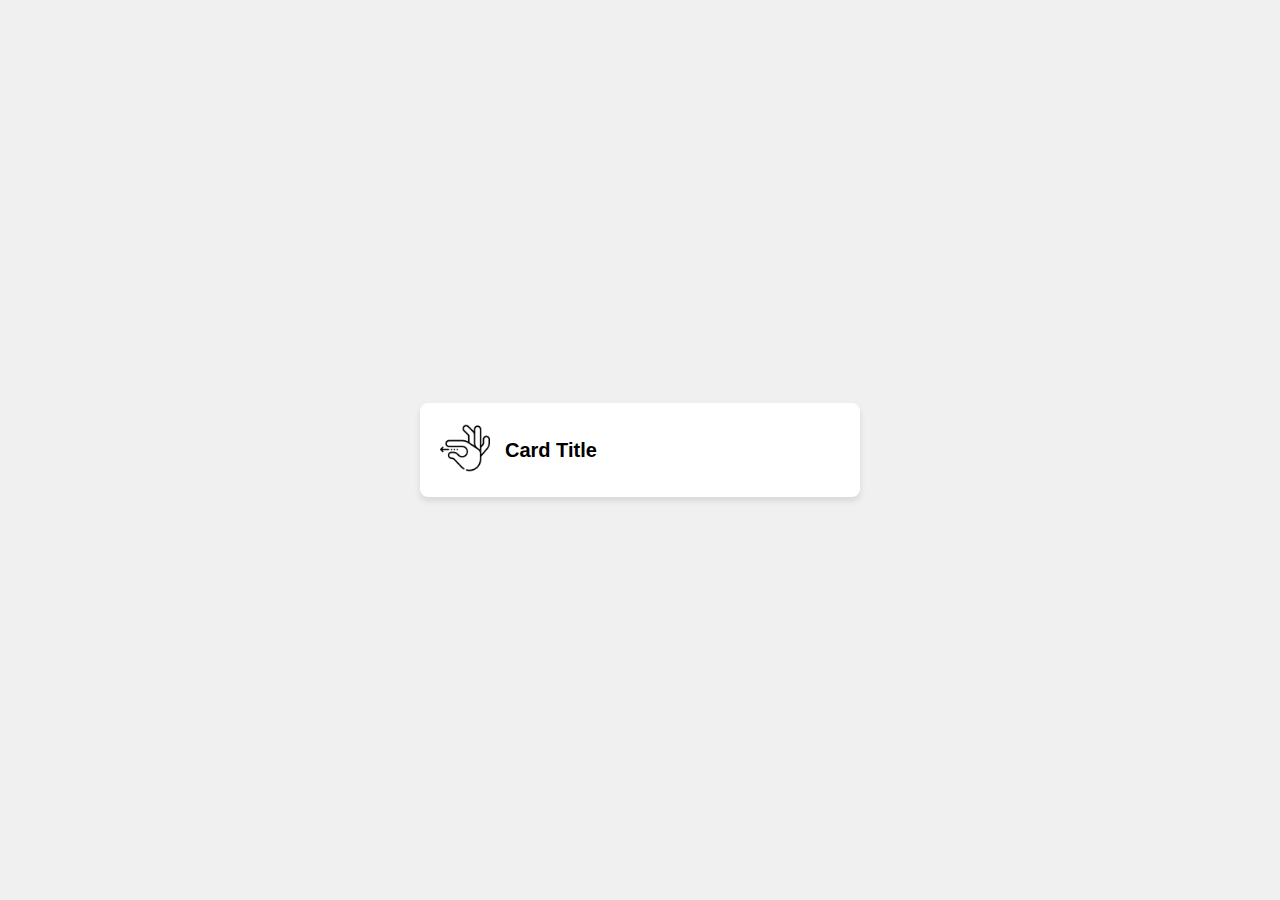
<file: HTML/ReusableCard/index.html>
<!DOCTYPE html>
<html lang="en">
<head>
    <meta charset="UTF-8">
    <meta name="viewport" content="width=device-width, initial-scale=1.0">
    <title>Reusable Card Component</title>
    <link rel="stylesheet" href="style.css">
</head>
<body>

    <div class="card">
        <div class="icon">
            <img src="my-icon.png" alt="Icon">
        </div>
        <div class="content">
            <h3>Card Title</h3>
            <p>
              Some description or content goes here. This is a reusable card component with an icon on the left.
            </p>
        </div>
    </div>

</body>
</html>
</file>
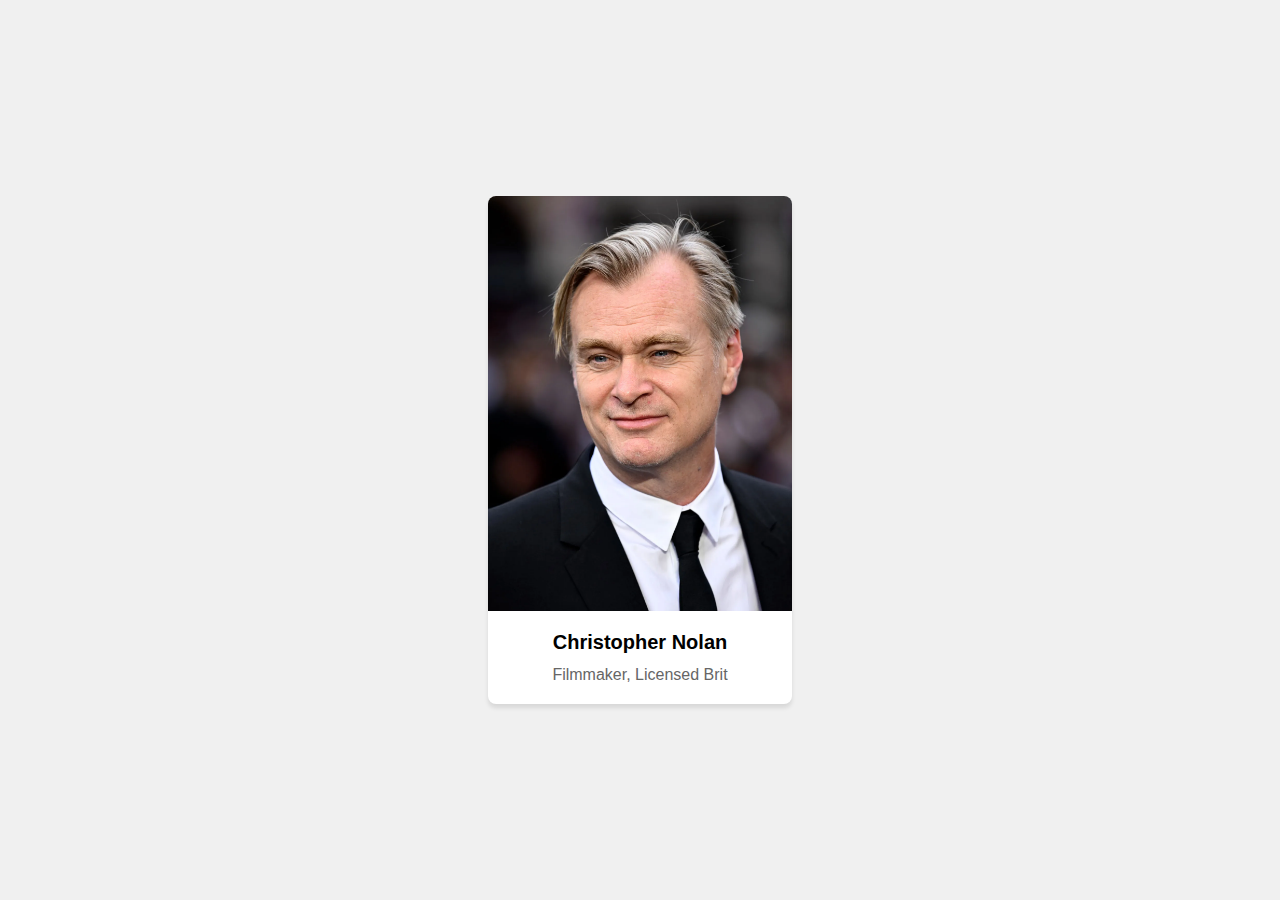
<file: HTML/SideImageCard/index.html>
<!DOCTYPE html>
<html lang="en">
<head>
    <meta charset="UTF-8">
    <meta name="viewport" content="width=device-width, initial-scale=1.0">
    <title>Reusable Card Component</title>
    <link rel="stylesheet" href="style.css">
</head>
<body>

    <div class="card">
        <div class="icon">
            <img src="ChristopherNolan.jpg" alt="Icon">
        </div>
        <div class="content"> 
            <h3>Christopher Nolan</h3>
            <p>Filmmaker, Licensed Brit</p>
        </div>
    </div>

</body>
</html>
</file>
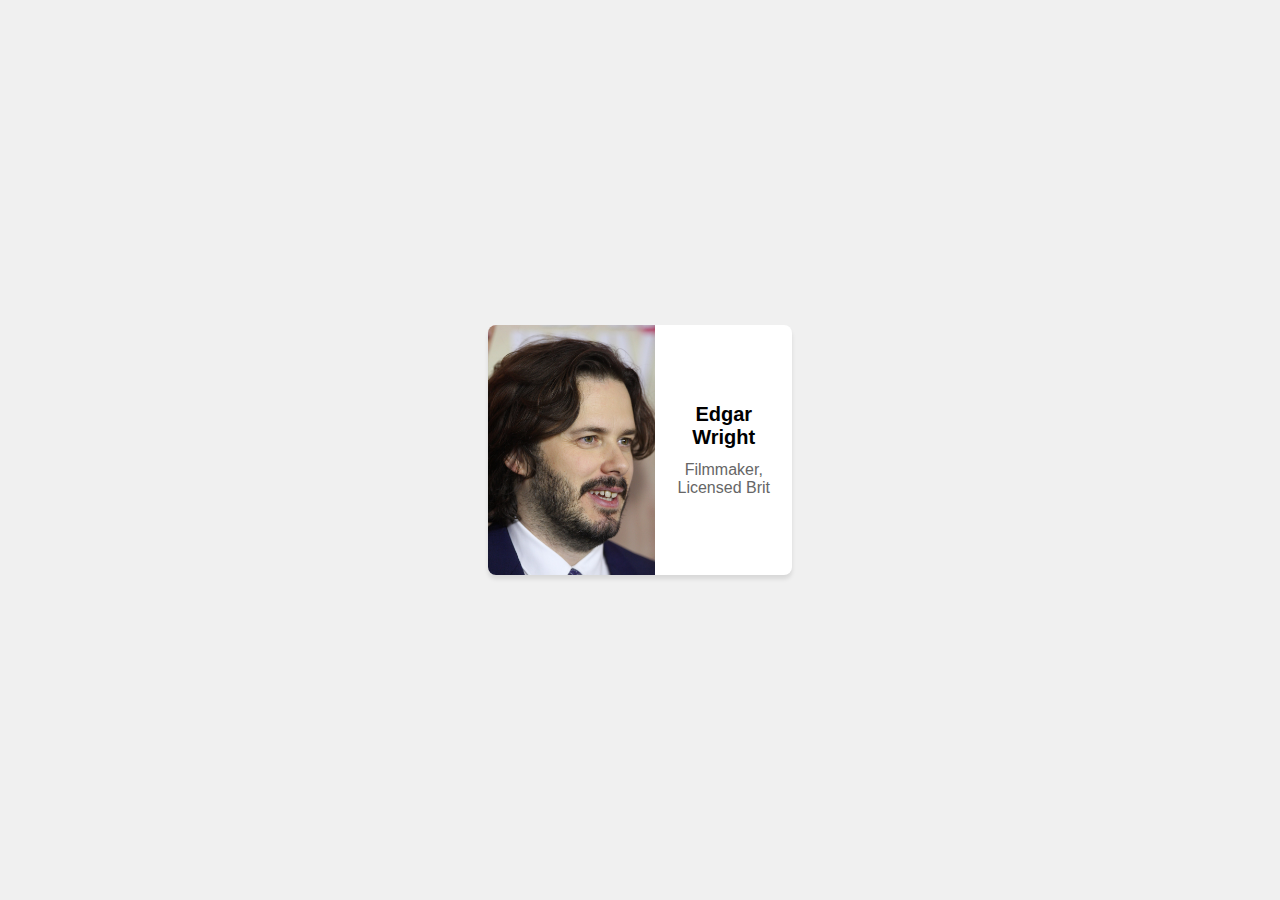
<file: HTML/SideImageCard/ImageOnRight/index.html>
<!DOCTYPE html>
<html lang="en">
<head>
    <meta charset="UTF-8">
    <meta name="viewport" content="width=device-width, initial-scale=1.0">
    <title>Reusable Card Component</title>
    <link rel="stylesheet" href="style.css">
</head>
<body>

    <div class="card">
        <div class="icon">
            <img src="EdgarWright.jpg" alt="Icon">
        </div>
        <div class="content"> 
            <h3>Edgar Wright</h3>
            <p>Filmmaker, Licensed Brit</p>
        </div>
    </div>

</body>
</html>
</file>
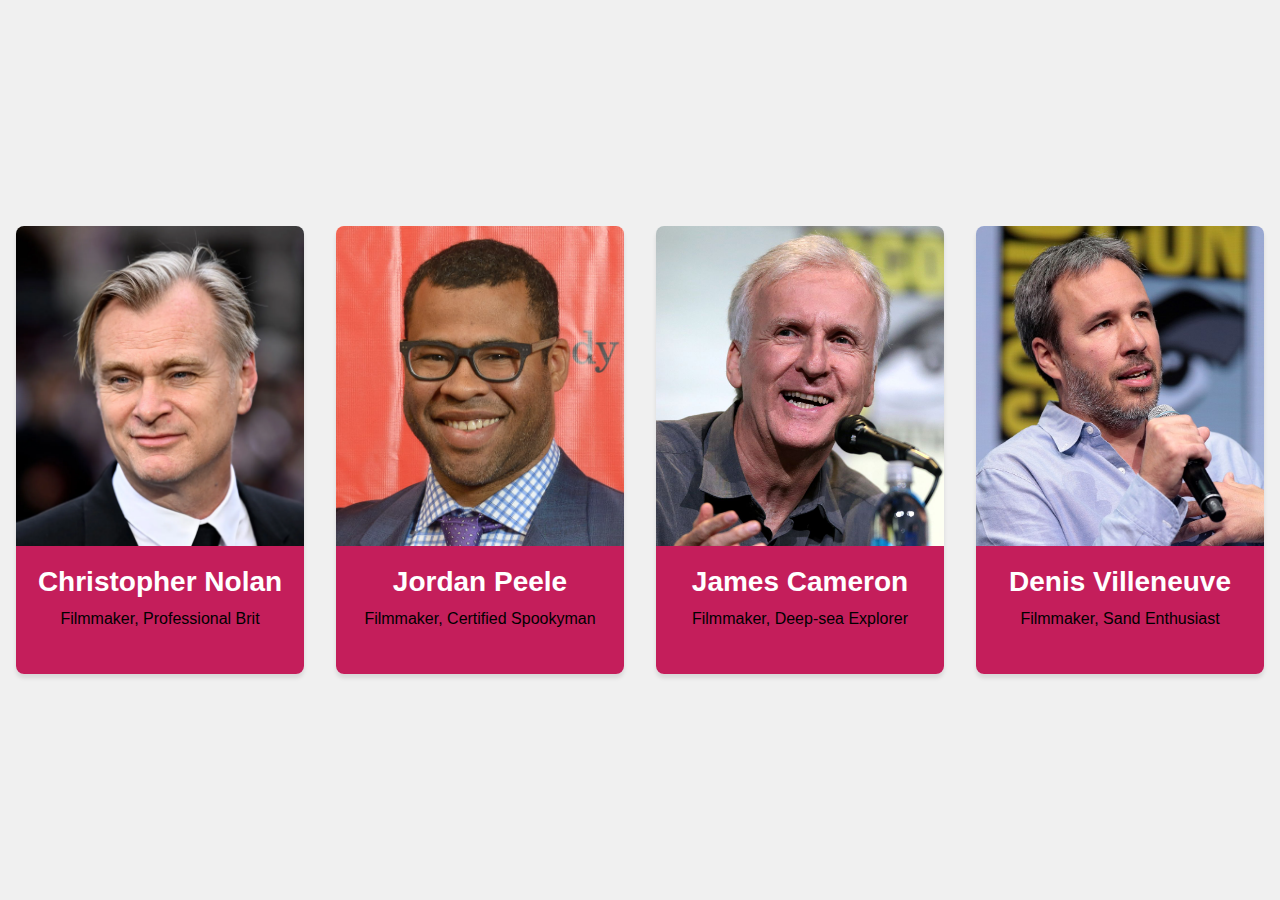
<file: HTML/SideImageCard/ImageOnTop/index.html>
<!DOCTYPE html>
<html lang="en">
  <head>
    <meta charset="utf-8" />
    <meta name="viewport" content="width=device-width, initial-scale=1" />
    <title>Image/Text Card</title>
    <link rel="stylesheet" href="style.css" />
  </head>

  <body>
    <div class="cardGrid">

      <div class="card">
        <div class="image">
          <img src="../../media/ChristopherNolan.jpg" alt="image" />
        </div>
        <div class="content">
          <h3>Christopher Nolan</h3>
          <p>Filmmaker, Professional Brit</p>
        </div>
      </div>

      <div class="card">
        <div class="image">
          <img src="../../media/JordanPeele.jpg" alt="image" />
        </div>
        <div class="content">
          <h3>Jordan Peele</h3>
          <p>Filmmaker, Certified Spookyman</p>
        </div>
      </div>

      <div class="card">
        <div class="image">
          <img src="../../media/JamesCameron.jpg" alt="image" />
        </div>
        <div class="content">
          <h3>James Cameron</h3>
          <p>Filmmaker, Deep-sea Explorer</p>
        </div>
      </div>

      <div class="card">
        <div class="image">
          <img src="../../media/DenisVilleneuve.jpg" alt="image" />
        </div>
        <div class="content">
          <h3>Denis Villeneuve</h3>
          <p>Filmmaker, Sand Enthusiast</p>
        </div>
      </div>

    </div>
  </body>
</html>
</file>
<file: HTML/ReusableCard/style.css>
body {
  font-family: Arial, sans-serif;
  display: flex;
  justify-content: center;
  align-items: center;
  height: 100vh;
  margin: 0;
  background-color: #f0f0f0;
}

.card {
  display: flex;
  align-items: center;
  background-color: white;
  border-radius: 8px;
  box-shadow: 0 4px 6px rgba(0, 0, 0, 0.1);
  padding: 20px;
  max-width: 400px;
  width: 100%;
  transition: transform 0.3s ease;
}

.card:hover {
  transform: translateY(-5px);
}

.icon {
  margin-right: 15px;
}

.icon img {
  width: 50px;
  height: 50px;
}

.content h3 {
  margin: 0;
  font-size: 1.25em;
}

.content p {
  margin: 0;
  font-size: 1em;
  color: #666;
  opacity: 0;
  max-height: 0;
  overflow: hidden;
  transition: opacity 0.3s ease, max-height 0.3s ease;
}

.card:hover .content p {
  opacity: 1;
  max-height: 100px; /* Adjust as needed */
}
</file>
<file: HTML/SideImageCard/style.css>
body {
  font-family: Arial, sans-serif;
  display: flex;
  justify-content: center;
  align-items: center;
  height: 100vh;
  margin: 0;
  background-color: #f0f0f0;
}

.card {
  display: flex;
  flex-direction: column;
  align-items: center;
  background-color: white;
  border-radius: 0.5rem;
  box-shadow: 0 0.25rem 0.25rem rgba(0, 0, 0, 0.1);
  max-width: 19rem; /* Adjust the width if needed */
  width: 100%;
  overflow: hidden; /* Ensure no border around the image */
  transition: transform 0.3s ease;
}

.card:hover {
  transform: translateY(-5px);
}

.icon {
  width: 100%; /* Ensure the image container takes up the full width */
  margin: 0; /* Remove any margin */
}

.icon img {
  width: 100%;
  height: auto;
  display: block; /* Remove any space around the image */
}

.content {
  text-align: center;
  padding: 1.25rem; /* Padding only for the text content */
}

.content h3 {
  margin: 0;
  font-size: 1.25em;
}

.content p {
  margin: 0.75rem 0 0;
  font-size: 1em;
  color: #666;
  opacity: 0;
  max-height: 0;
  overflow: hidden;
  transition: opacity 0.3s ease, max-height 0.3s ease;
}

.content p {
  opacity: 1;
  max-height: 6.25rem;
}
</file>
<file: HTML/SideImageCard/ImageOnRight/style.css>
body {
  font-family: Arial, sans-serif;
  display: flex;
  justify-content: center;
  align-items: center;
  height: 100vh;
  margin: 0;
  background-color: #f0f0f0;
}

.card {
  display: flex;
  flex-direction: row;
  align-items: center;
  background-color: white;
  border-radius: 8px;
  box-shadow: 0 0.25rem 0.25rem rgba(0, 0, 0, 0.1);
  max-width: 19rem; /* Adjust the width if needed */
  width: 100%;
  overflow: hidden; /* Ensure no border around the image */
  transition: transform 0.3s ease;
}

.card:hover {
  transform: translateY(-5px);
}

.icon {
  width: 100%; /* Ensure the image container takes up the full width */
  margin: 0; /* Remove any margin */
}

.icon img {
  width: 100%;
  height: auto;
  display: block; /* Remove any space around the image */
}

.content {
  text-align: center;
  padding: 1.25rem; /* Padding only for the text content */
}

.content h3 {
  margin: 0;
  font-size: 1.25em;
}

.content p {
  margin: 0.75rem 0 0;
  font-size: 1em;
  color: #666;
  opacity: 0;
  max-height: 0;
  overflow: hidden;
  transition: opacity 0.3s ease, max-height 0.3s ease;
}

.content p {
  opacity: 1;
  max-height: 6.25rem;
}
</file>
<file: HTML/SideImageCard/ImageOnTop/style.css>
body {
  align-items: center;
  background-color: #f0f0f0;
  display: flex;
  font-family: Archer, Arial, sans-serif;
  height: 100vh;
  justify-content: center;
  margin: 0;
}

.card {
  align-items: center;
  background-color: white;
  border-radius: 0.5rem;
  box-shadow: 0 0.25rem 0.25rem rgba(0, 0, 0, 0.1);
  display: flex;
  flex-direction: column;
  height: 28rem;
  overflow: hidden;
  transition: transform 0.3s ease;
  width: 18rem;
}

.card:hover {
  transform: translateY(-0.25rem);
}

.cardGrid {
  display: flex;
  flex-direction: row;
  flex-wrap: wrap;
  gap: 2rem;
}

.content {
  background-color: #c41e5b;
  height: 100%;
  padding: 1.25rem;
  text-align: center;
  width: 100%;
}

.content h3 {
  color: #fff;
  font-size: 1.75em;
  margin: 0;
}

.content p {
  font-size: 1em;
  margin: 0.75rem 0 0;
  max-height: 6.25rem;
  opacity: 1;
  overflow: hidden;
  transition: opacity 0.3s ease, max-height 0.3s ease;
}

.image {
  height: 20rem;
  margin: 0;
  width: 100%;
}

.image img {
  overflow: hidden;
  width: 18rem;
}
</file>
